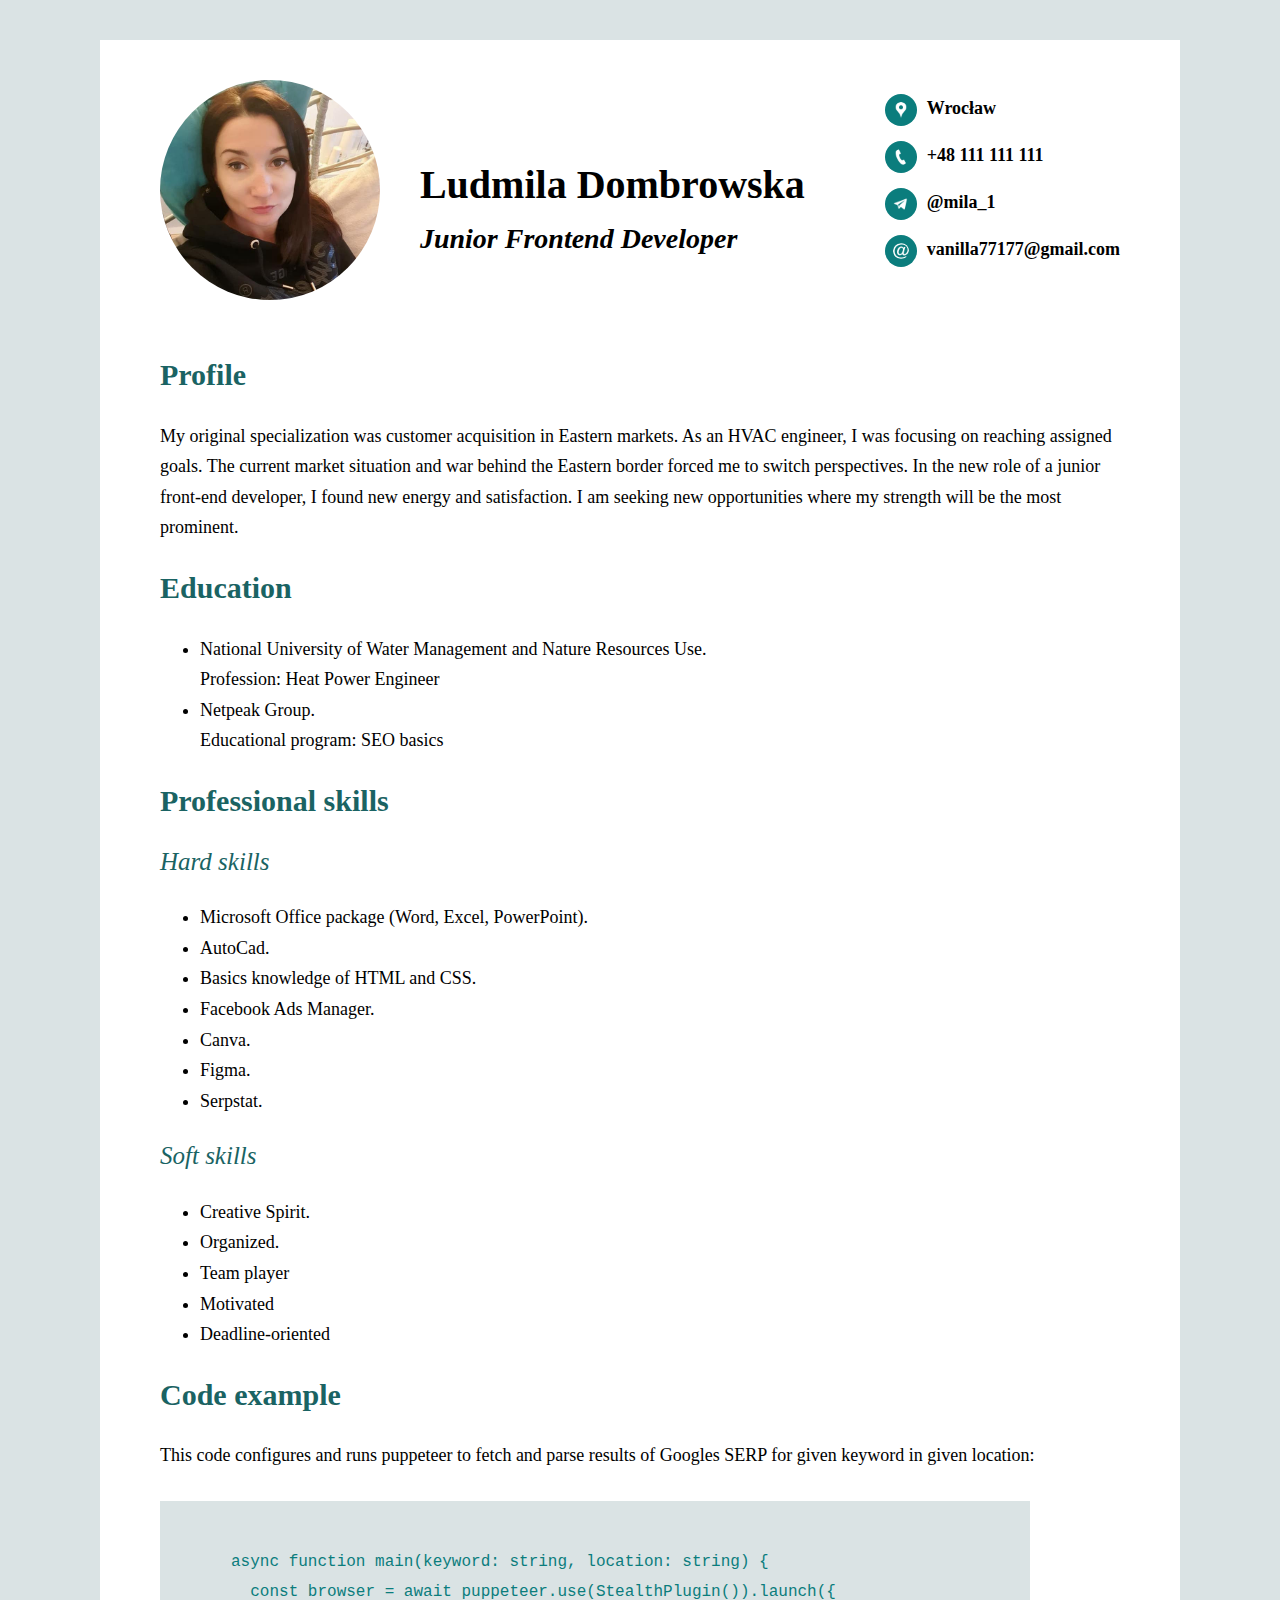
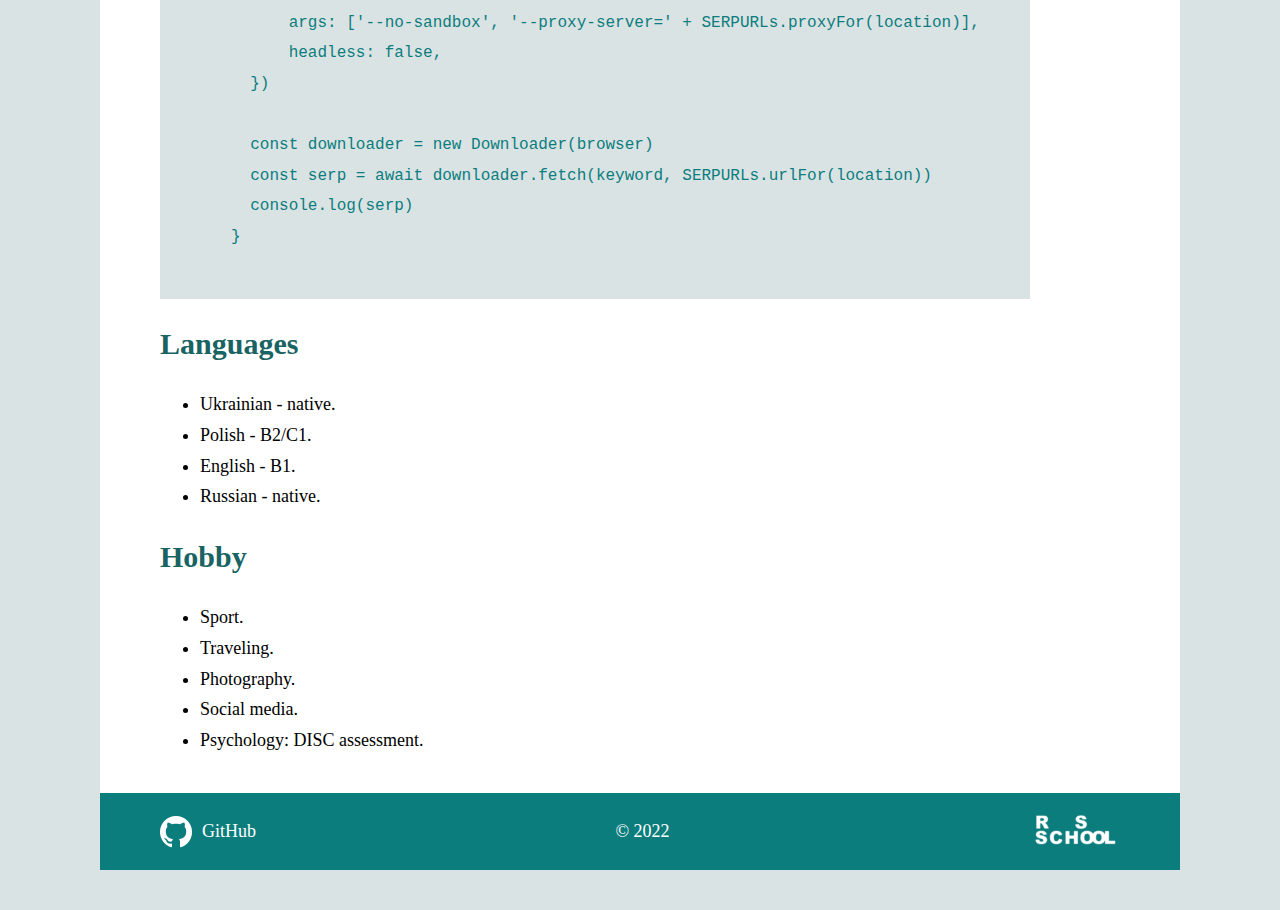
<file: index.html>
<!DOCTYPE html>
<html lang="en">
<head>
  <meta charset="UTF-8">
  <meta http-equiv="X-UA-Compatible" content="IE=edge">
  <meta name="viewport" content="width=device-width, initial-scale=1.0">
  <title>CV</title>
  <link rel="stylesheet" href="style.css">
</head>
<body>
  <header>
    <img class="profile-picture circle" src="img/photo.png" alt="Profile picture">
    <div>
      <h1>Ludmila Dombrowska</h1>
      <h2 class="prof_header">Junior Frontend Developer</h2>
    </div>
    <div class="contact_info">
      <ul>
        <li><img class="address-icon" src="icons/location-24-3.png" alt="location">Wrocław</li>
        <li><img class="address-icon" src="icons/phone-24-3.png" alt="phone"><a href="tel:111111111">+48 111 111 111</a></li>
        <li><img class="address-icon" src="icons/telegram-24-3.png" alt="telegram">@mila_1</li>
        <li><img class="address-icon" src="icons/email-24-3.png" alt="email"><a href="mailto:vanilla77177@gmail.com">vanilla77177@gmail.com</a></li>
      </ul>
    </div>
  </header>
  <main>
    <section class="profile">
      <h2>Profile</h2>
      <p>
        My original specialization was customer acquisition in Eastern markets. As an HVAC engineer, I was focusing on reaching assigned goals. The current market situation and war behind the Eastern border forced me to switch perspectives. In the new role of a junior front-end developer, I found new energy and satisfaction. I am seeking new opportunities where my strength will be the most prominent.
      </p>
    </section>
    <section class="education">
      <h2>Education</h2>
      <ul>
      <li>National University of Water Management and Nature Resources Use.<br>Profession: Heat Power Engineer</li>
      <li>Netpeak Group.<br>Educational program: SEO basics</li>
      </ul>
    </section>
    <section>
      <h2>Professional skills</h2>
      <h3>Hard skills</h3>
      <ul>
        <li>Microsoft Office package (Word, Excel, PowerPoint).</li>
        <li>AutoCad.</li>
        <li>Basics knowledge of HTML and CSS.</li>
        <li>Facebook Ads Manager.</li>
        <li>Canva.</li>
        <li>Figma.</li>
        <li>Serpstat.</li>
      </ul>
      <h3>Soft skills</h3>
      <ul>
          <li>Creative Spirit.</li>
          <li>Organized.</li>
          <li>Team player</li>
          <li>Motivated </li>
          <li>Deadline-oriented</li>
      </ul>
    </section>
    <section class="example">
      <h2>Code example</h2>
      <p>This code configures and runs puppeteer to fetch and parse results of Googles SERP for given keyword in given location:</p>
      <pre>
        <code>
          async function main(keyword: string, location: string) {
            const browser = await puppeteer.use(StealthPlugin()).launch({
                args: ['--no-sandbox', '--proxy-server=' + SERPURLs.proxyFor(location)],
                headless: false,
            })
        
            const downloader = new Downloader(browser)
            const serp = await downloader.fetch(keyword, SERPURLs.urlFor(location))
            console.log(serp)
          }
        </code>
      </pre>
    </section>
    <section class="languages">
     <h2>Languages</h2>
      <ul>
        <li>Ukrainian - native.</li>
        <li>Polish - B2/C1. </li>
        <li>English - B1.</li>
        <li>Russian - native.</li>
      </ul>
   </section>
    <section>
    <h2>Hobby</h2>
    <ul>
        <li>Sport.</li>
        <li>Traveling.</li>
        <li>Photography.</li>
        <li>Social media.</li>
        <li>Psychology: DISC assessment.</li>
    </ul>
    </section>
  </main>
  <footer>
    <a class="github" href="https://github.com/Mila-D1"><img class="github-icon" src="icons/github-32-3.png" alt="Github Icon">
      <p>GitHub</p></a>  
    <p>© 2022</p>
    <a class="rs-logo" href="https://rs.school/js/"><img src="icons/rs_school_logo_3.png" alt="Rsschool Icon"></a>
  </footer>
</body>
</html>
</file>
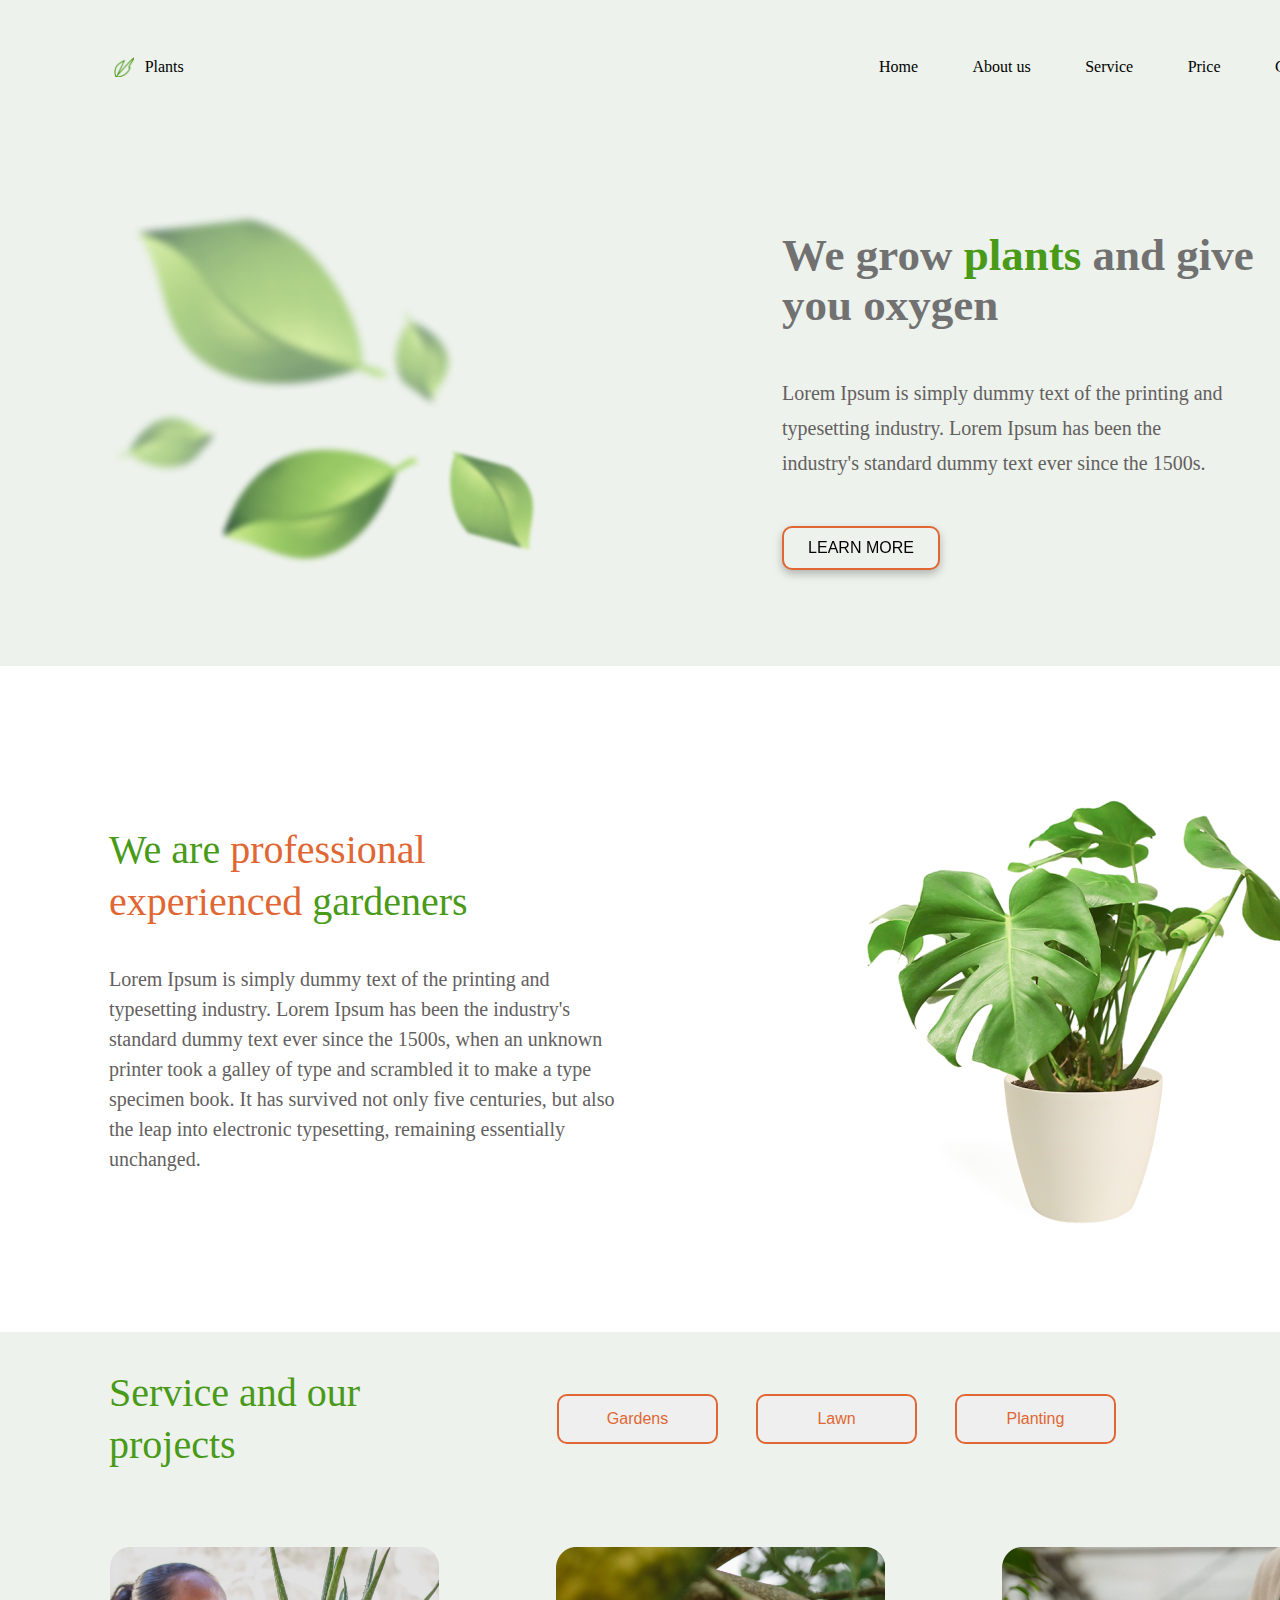
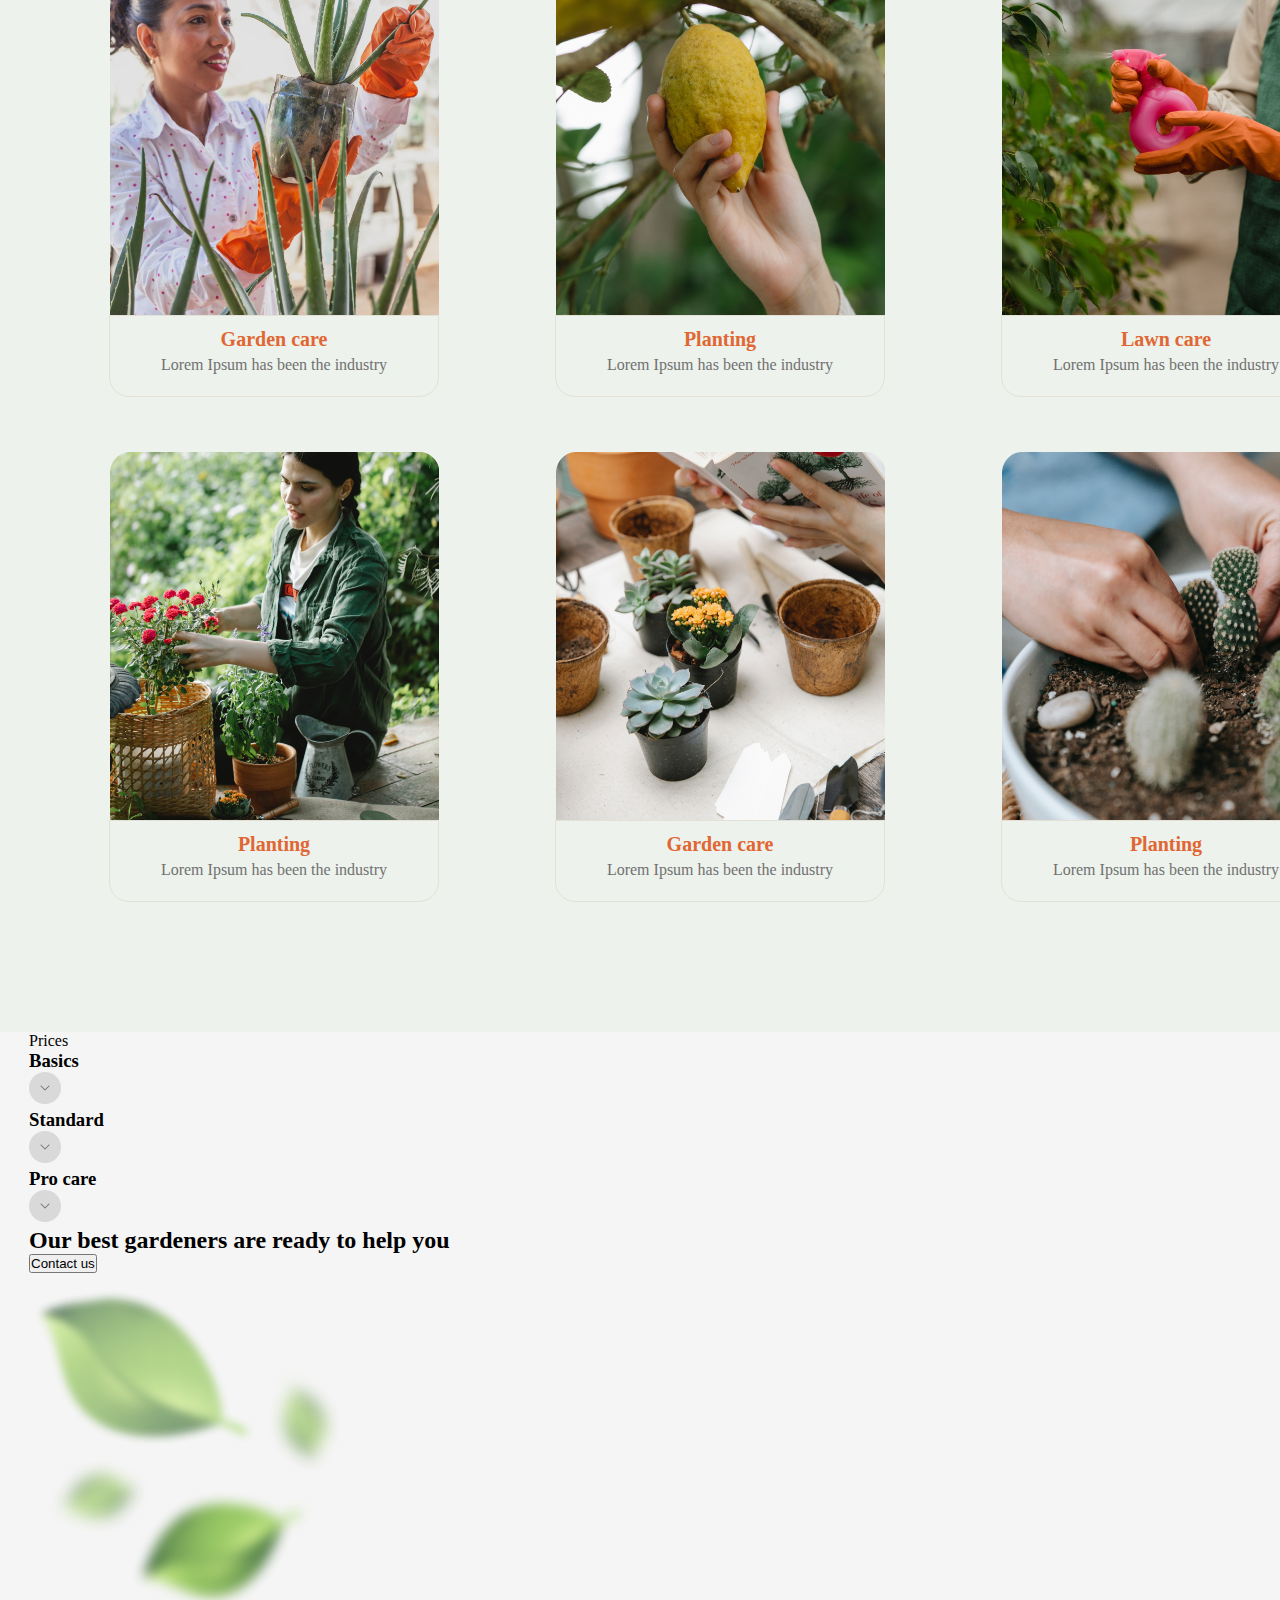
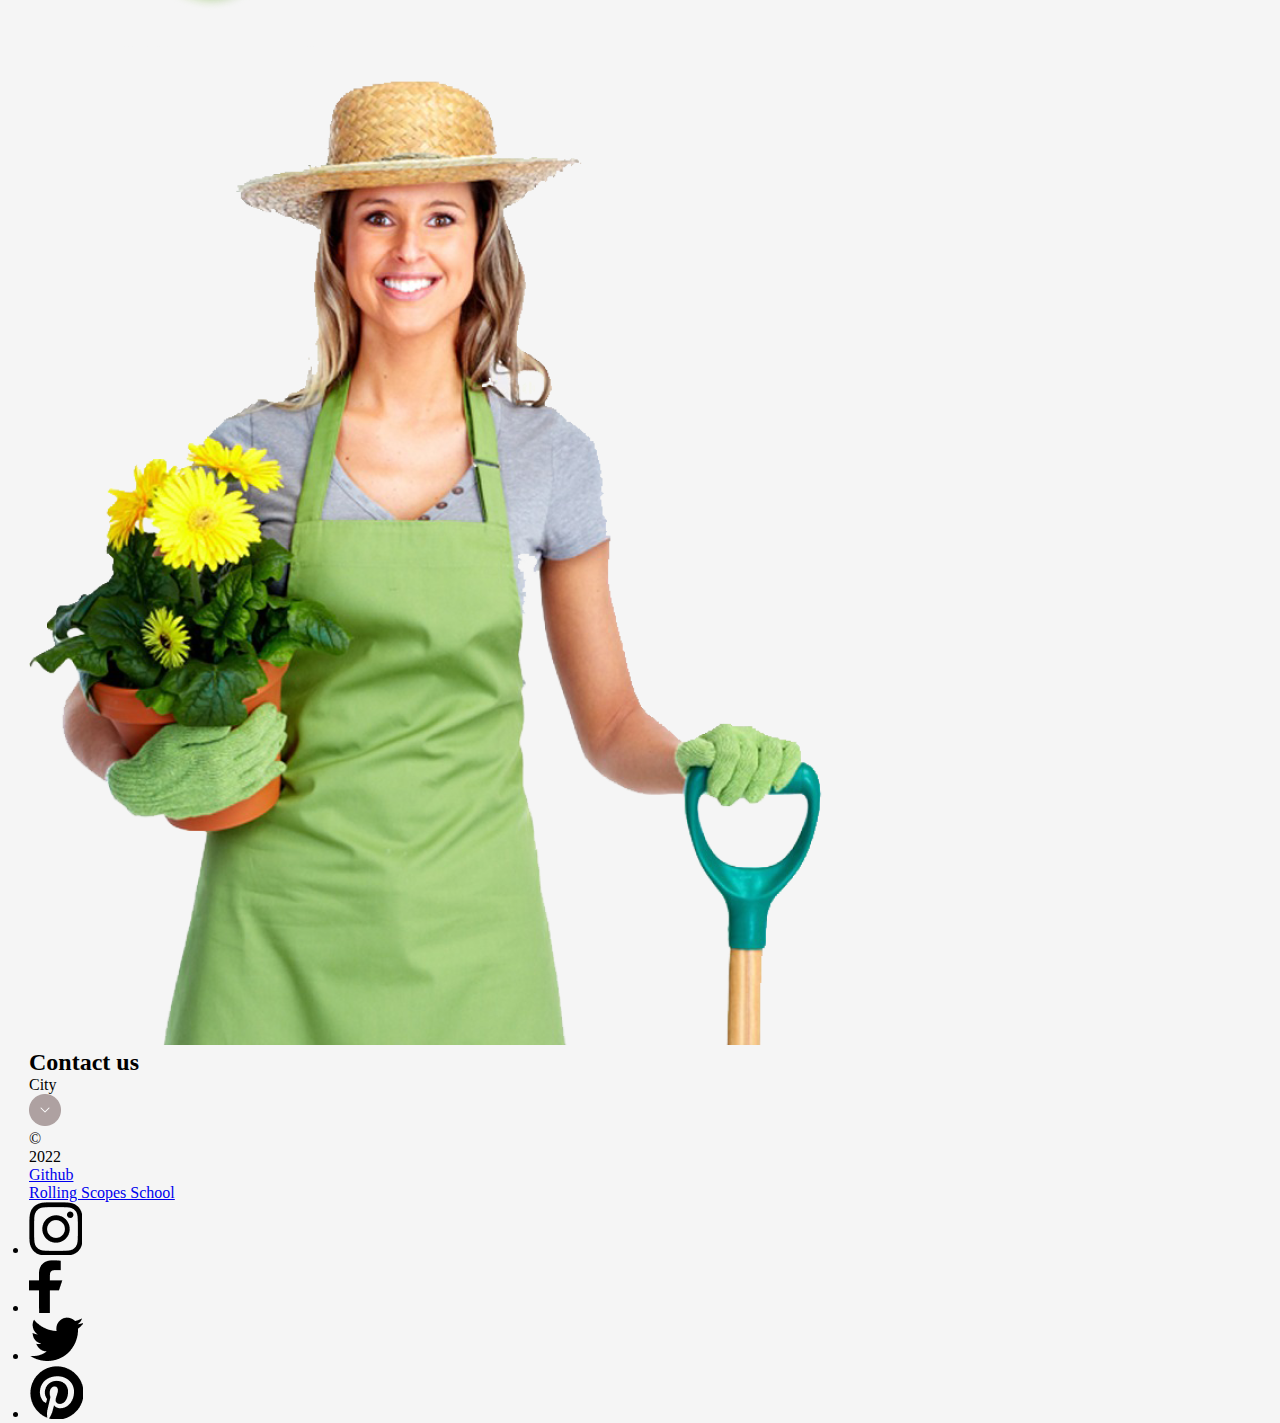
<file: plants/index.html>
<!DOCTYPE html>
<html lang="en">
<head>
    <meta charset="UTF-8">
    <meta http-equiv="X-UA-Compatible" content="IE=edge">
    <meta name="viewport" content="width=device-width, initial-scale=1.0">
    <title>plants part1</title>
    <link rel="apple-touch-icon" sizes="180x180" href="favicon/apple-touch-icon.png">
    <link rel="icon" type="image/png" sizes="32x32" href="favicon/favicon-32x32.png">
    <link rel="icon" type="image/png" sizes="16x16" href="favicon/favicon-16x16.png">
    <link rel="manifest" href="favicon/site.webmanifest">
    <link rel="mask-icon" href="favicon/safari-pinned-tab.svg" color="#499a18">
    <meta name="msapplication-TileColor" content="#edf2ec">
    <meta name="theme-color" content="#edf2ec">
    <link rel="stylesheet" href="style.css">
</head>
<body>
    <header>
        <div class="container">
            <div class="navbar">
                <div class="logo">
                    <img src="img/logo_leaf.png" alt="logo" class="logo_img">
                    <div class="logo_text">Plants</div>
                </div>
                <nav>
                    <ul class="menu">
                        <li class="menu_item"><a href="#home" class="menu_link">Home</a></li>
                        <li class="menu_item"><a href="#about" class="menu_link">About us</a></li>
                        <li class="menu_item"><a href="#service" class="menu_link">Service</a></li>
                        <li class="menu_item"><a href="#prices" class="menu_link">Price</a></li>
                        <li class="menu_item"><a href="#contacts" class="menu_link">Contacts</a></li>
                    </ul>
                </nav>
            </div>
        </div>
    </header>
    <main>
        <section id="home" class="welcome">
            <div class="container">
                <div class="welcome_flex">
                    <img src="img/leafs.png" alt="leafs" class="welcome_img">
                    <div class="welcome_items">
                        <h1>We grow <span class="welcome_green">plants</span> and give you oxygen</h1>
                        <div class="welcome_text">
                          Lorem Ipsum is simply dummy text of the printing and <br> typesetting industry. Lorem Ipsum has been the <br> industry's standard dummy text ever since the 1500s.
                         </div>
                        <button class="welcome_btn">LEARN MORE</button>
                    </div>
                </div>
            </div>
        </section>
        <section id="about" class="about">
            <div class="container">
                <div class="about_flex">
                    <div class="about_items">
                        <h2>We are <span>professional <br> experienced</span> gardeners</h2>
                        <div class="about_text">
                            Lorem Ipsum is simply dummy text of the printing and <br> typesetting industry. Lorem Ipsum has been the industry's <br> standard dummy text ever since the 1500s, when an unknown <br> printer took a galley of type and scrambled it to make a type <br> specimen book. It has survived not only five centuries, but also <br> the leap into electronic typesetting, remaining essentially <br> unchanged.
                        </div>
                   </div>
                   <img src="img/houseplant.png" alt="houseplant" class="about_img">
                </div>
            </div>
        </section>
        <section id="service" class="service">
            <div class="container">
                <div class="service_content">
                    <h2>Service and our <br> projects</h2>
                    <div class="service-btns">
                        <button class="btns">Gardens</button>
                        <button class="btns">Lawn</button>
                        <button class="btns">Planting</button>
                    </div>
                </div>
                <div class="services">
                    <div class="services_items">
                        <img src="img/first1.png" alt="Garden care" class="items_img">
                        <div class="items_text">
                            <h3>Garden care</h3>
                            <p>Lorem Ipsum has been the industry</p>
                        </div>
                    </div>
                    <div class="services_items">
                        <img src="img/first2.png" alt="Planting" class="items_img">
                        <div class="items_text">
                            <h3>Planting</h3>
                            <p>Lorem Ipsum has been the industry</p>
                        </div>
                    </div>
                    <div class="services_items">
                        <img src="img/first3.png" alt="Lawn care" class="items_img">
                        <div class="items_text">
                            <h3>Lawn care</h3>
                            <p>Lorem Ipsum has been the industry</p>
                        </div>
                    </div>
                    <div class="services_items">
                        <img src="img/first4.png" alt="Planting" class="items_img">
                        <div class="items_text">
                            <h3>Planting</h3>
                            <p>Lorem Ipsum has been the industry</p>
                        </div>
                    </div>
                    <div class="services_items">
                        <img src="img/first5.png" alt="Garden care" class="items_img">
                        <div class="items_text">
                            <h3>Garden care</h3>
                            <p>Lorem Ipsum has been the industry</p>
                        </div>
                    </div>
                    <div class="services_items">
                        <img src="img/first6.png" alt="Planting" class="items_img">
                        <div class="items_text">
                            <h3>Planting</h3>
                            <p>Lorem Ipsum has been the industry</p>
                        </div>
                    </div>
                </div>
            </div>
        </section>
        <section id="prices" class="prices">
         <div class="container">
            <div class="prices_wrapper">
                <div class="prices_form">
                    <div class="caption">
                        Prices
                    </div>
                    <div class="prices_form_items">
                        <div class="item">
                            <h3>Basics</h3>
                            <img src="img/btn1.png" alt="arrow" class="form_img">
                        </div>
                        <div class="item">
                            <h3>Standard</h3>
                            <img src="img/btn1.png" alt="arrow" class="form_img">
                        </div>
                        <div class="item">
                            <h3>Pro care</h3>
                            <img src="img/btn1.png" alt="arrow" class="form_img">
                        </div>
                    </div>
                </div>
                <div class="price_contact">
                    <h2>Our best <span>gardeners</span> are ready to help you</h2>
                    <button>Contact us</button>
                </div>
            </div>
            <img src="img/leafs2.png" alt="leafs" class="price_img">
        </div>
        </section>
        <section id="contacts" class="contacts">
            <div class="container">
                <div class="contacts_wrapper">
                    <img src="img/contact_woman.png" alt="woman" class="contact_img">
                    <h2>Contact us</h2>
                    <div class="contact_items">
                        <p>City</p>
                        <img src="img/contacts_btn.png" alt="contacts_btn" class="contacts_btn"> 
                    </div>
                </div>
            </div>
        </section>
    </main>
    <footer>
        <div class="container">
            <div class="footer_wrapper">
                <div class="github">
                    <p>©</p>
                    <p>2022</p>
                    <a href="https://github.com/Mila-D1">Github</a>
                </div>
                <a class="rs" href="https://rs.school/js/">Rolling Scopes School</a>
                <ul class="social_media">
                     <li><a href="#"><img src="img/insta.png" alt="insta" class="insta"></a></li>
                     <li><a href="#"><img src="img/fb.png" alt="fb" class="fb"></a></li>
                     <li><a href="#"><img src="img/Twitter.png" alt="twitter" class="twitter"></a></li>
                     <li><a href="#"><img src="img/pinterest.png" alt="pinterest" class="pint"></a></li>
                </ul>
            </div>
        </div>
    </footer>
    <script src="index.js"></script>
</body>
</html>
</file>
<file: style.css>
body {
    background-color: rgb(218, 227, 228);
    padding: 40px 0px;
    margin: 0px;
}   
h1 { font-size: 40px;
    margin-top: 60px;
    margin-bottom: 15px; 
}  
h2 { color:  rgb(26, 99, 99);
    font-size: 30px; 
    font-style: initial;
    font-weight: 600;
    margin: 30px 0px;
}
.prof_header {
    font-size: 28px;
    font-style: italic;
    color: black;
    margin-top: 10px;
    margin-bottom: 5px;
}
h3 {
    color:  rgb(26, 99, 99);;
    font-size: 25px;
    font-weight: normal;
    font-style: italic; 
}
header {
    display: flex;
    justify-content: space-between;
    align-items: center;
    padding: 20px 60px;
    background-color: white;
    width: 960px;
    margin: 0 auto;
}
header ul {
    list-style: none;
    font-size: 18px;
}
header li {
    margin-bottom: 15px;
    font-weight: bold;
}
header a {
    text-decoration: none;
    color: #000000;
}
.address-icon { 
    width: 16px; 
    height: 16px;
    background-color: rgb(11, 125, 125);
    margin-right: 10px;
    padding:  8px;
    vertical-align: middle;
    border-radius: 50%;
}
.circle { 
    border-radius: 50%;
    margin-top: 20px;
}
.profile-picture {
    width: 220px; 
     height: 220px;
}
main {
    background-color: white;
    padding: 10px 60px 20px 60px;
    width: 960px;
    margin: 0 auto;
    line-height: 170%;
    font-size: 18px;
}
.education p {
    margin: 5px;
}
.example pre {
    color: rgb(11, 125, 125);
    width: 870px;
    font-size: 1.0rem;	
    margin-top: 30px;
    margin-bottom: 10px;
    background-color: rgb(218, 227, 228);
}
.example code {
    position: relative;
    right: 25px;
    top: 15px;
}
footer {
    background-color: rgb(11, 125, 125);
    padding: 10px 60px 10px 60px;
    width: 960px;
    margin: 0 auto;
    font-size: 18px;
    display: flex;
    justify-content: space-between;
    align-items: center;
}
footer a {
text-decoration: none;
color: #ffffff;
}
footer .github-icon {
    margin-right: 10px;
}
.github {
    display: flex;
    align-items: center;
    justify-content: space-between;
}
footer p {
    color: #ffffff;
}
.rs-logo {
    align-content: center;
}
</file>
<file: plants/style.css>
* {
    box-sizing: border-box;
    margin: 0;
    padding: 0;
}
body {
    background-color: #F5F5F5;
}
.container {
    width: 1222px;
    margin: 0 auto;
}
header {
    width: 1440px;
    height: 134px;
    background-color: #EDF2EC;
    margin: 0 auto;
    display: flex;
    align-items: center;
}
.navbar {
    display: flex;
    justify-content: space-between;
    align-items: center;
}
.logo {
    width: 80px;
    display: flex;
    justify-content: space-around;
    align-items: center;
}
.logo .logo_img {
    width: 20px;
    height: 20px;
}
.logo .logo_text {
    color: #000000;
    font-family: 'Inika';
    font-style: normal;
    font-weight: 400;
    font-size: 16px;
}
nav .menu {
    width: 452px;
    display: flex;
    justify-content: space-between;
    align-items: center;
    list-style-type: none;
}
nav .menu .menu_link {
    text-decoration: none;
    color: #010201;
    font-family: 'Inika';
    font-style: normal;
    font-weight: 400;
    font-size: 16px;
}
nav .menu .menu_link:hover {
    color: #E06733;
}
.welcome {
    height: 532px;
    background-color: #EDF2EC;
    width: 1440px;
    margin: 0 auto;
    display: flex;
    align-items: center;
}
.welcome .welcome_flex {
    display: flex;
    justify-content: space-between;
    align-items: center;
    height: 408px;
}
.welcome_img {
    width: 448.8px;
    height: 407.36px;
    transition: 1s;
}
.welcome_img:hover {
    transform: scale(1.2);
}
.welcome_items {
    width: 549px;
    height: 340px;
    display: flex;
    flex-direction: column;
    justify-content: space-between;
    align-items: flex-start;
}
h1 {
    color: #717171;
    font-family: 'Inter';
    font-style: normal;
    font-weight: 700;
    font-size: 45px;
    line-height: 50px;
}
h1 span {
    color: #499A18;
}
.welcome_text {
    color: #636060;
    font-family: 'Inter';
    font-style: normal;
    font-weight: 400;
    font-size: 20px;
    line-height: 35px;
}
.welcome_btn {
    background: #EDF2EC;
    width: 158px;
    height: 44px;
    border: 2px solid #E06733;
    border-radius: 10px;
    filter: drop-shadow(0px 4px 4px rgba(0, 0, 0, 0.25));
    font-size: 16px;
    font-weight: 400;
    color: #000000;
    cursor: pointer;
    transition: color 0.25s;
}
.welcome_btn:hover {
    color: white;
    background-color: #E06733;
}
.about {
    background: #FFFFFF;
    width: 1440px;
    height: 666px;
    margin: 0 auto;
    display: flex;
    align-items: center;
}
.about .about_flex {
    display: flex;
    justify-content: space-between;
    align-items: center;
    height: 479px;
}
.about_img {
    width: 464px;
    height: 479px;
    transition: 1s;
}
.about_img:hover {
    transform: scale(1.2);
}
.about_items {
    width: 605px;
    height: 350px;
    display: flex;
    flex-direction: column;
    justify-content: space-between;
}
.about_items h2 {
    color: #499A18;
    font-family: 'Inika';
    font-style: normal;
    font-weight: 400;
    font-size: 40px;
    line-height: 52px;
}
.about_items h2 span {
    color: #E06733;
}
.about_text {
    color: #636060;
    font-family: 'Inter';
    font-style: normal;
    font-weight: 400;
    font-size: 20px;
    line-height: 30px;
}
.service {
    background: #EDF2EC;
    width: 1440px;
    height: 1300px;
    margin: 0 auto;
}
.service .service_content {
    display: flex;
    justify-content: space-between;
    align-items: center;
    width: 1007px;
    height: 94px;
    position: relative;
    top: 40px;
}
.service .service_content h2 {
    color: #499A18;
    font-family: 'Inika';
    font-style: normal;
    font-weight: 400;
    font-size: 40px;
    line-height: 52px;
}
.service .service_content .service-btns {
    width: 559px;
    height: 50px;
    display: flex;
    justify-content: space-between;
    align-items: center;
}
.service .service_content .service-btns .btns {
    width: 161px;
    height: 50px;
    border: 2px solid #E06733;
    border-radius: 10px;
    font-size: 16px;
    font-weight: 400;
    color: #E06733;
    cursor: pointer;
    transition: color 0.25s;
}
.service .service_content .service-btns .btns:hover {
    color: white;
    background-color: #E06733;
}
.service .services {
    width: 1222px;
    height: 955px;
    display: flex;
    flex-wrap: wrap;
    align-content: space-between;
    justify-content: space-between;
    position: relative;
    top: 121px;
}
.service .services_items {
    width: 330px;
    height: 450px;
    display: flex;
    flex-direction: column;
    justify-content: space-between;
}
.service .services_items .items_img {
    width: 330px;
    height: 450px;
    overflow: hidden;
    cursor: pointer;
}    
.service .services_items .items_img:hover {
    filter: blur(1px);
    opacity: .5;
}
.service .services_items .items_text {
    width: 330px;
    height: 100px;
    border: 1px solid #E3E1D5;
    border-radius: 0px 0px 20px 20px;
    display: flex;
    flex-direction: column;
    justify-content: center;
    align-items: center;
}
.service .services_items .items_text h3 {
    color: #E06733;
    font-family: 'Inter';
    font-style: normal;
    font-weight: 700;
    font-size: 20px;
    padding-bottom: 5px;
}
.service .services_items .items_text p {
    color: #717171;
    font-family: 'Inter';
    font-style: normal;
    font-weight: 400;
    font-size: 16px;
    padding-bottom: 10px;
}
</file>
